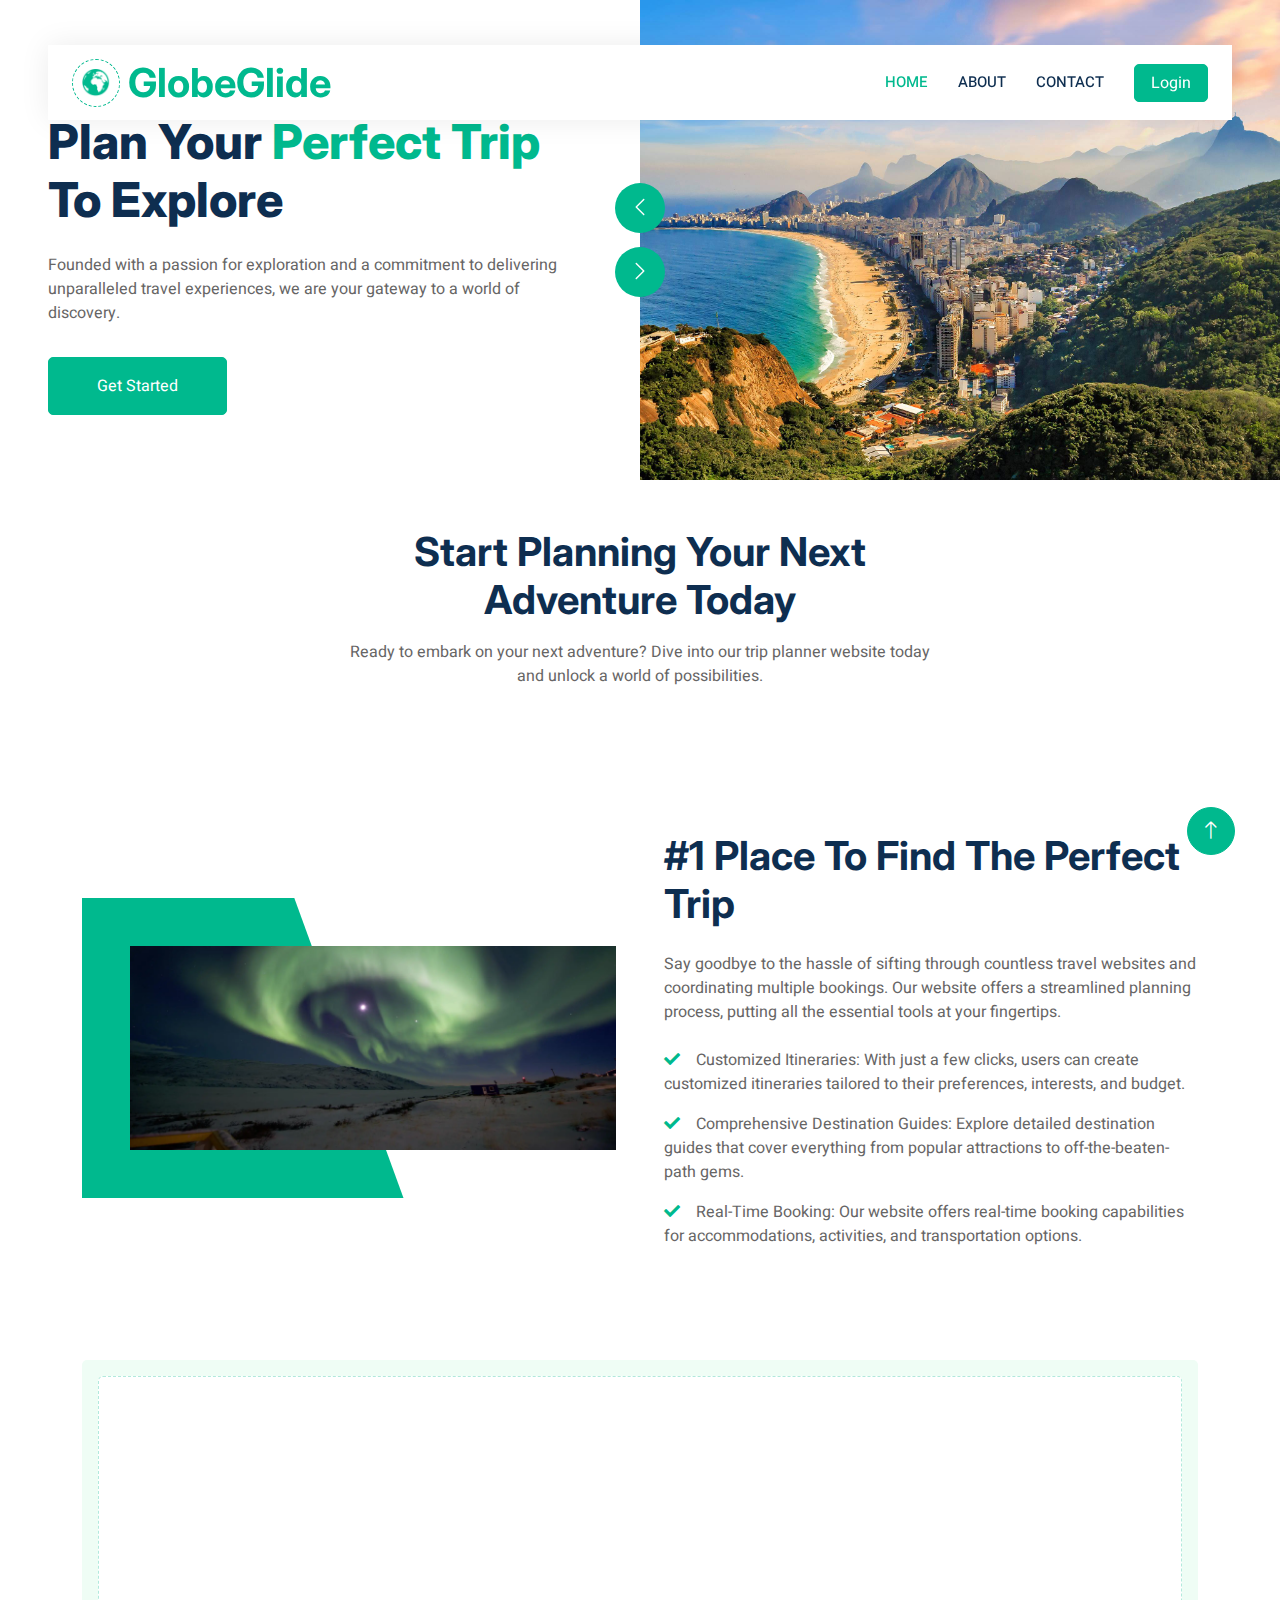
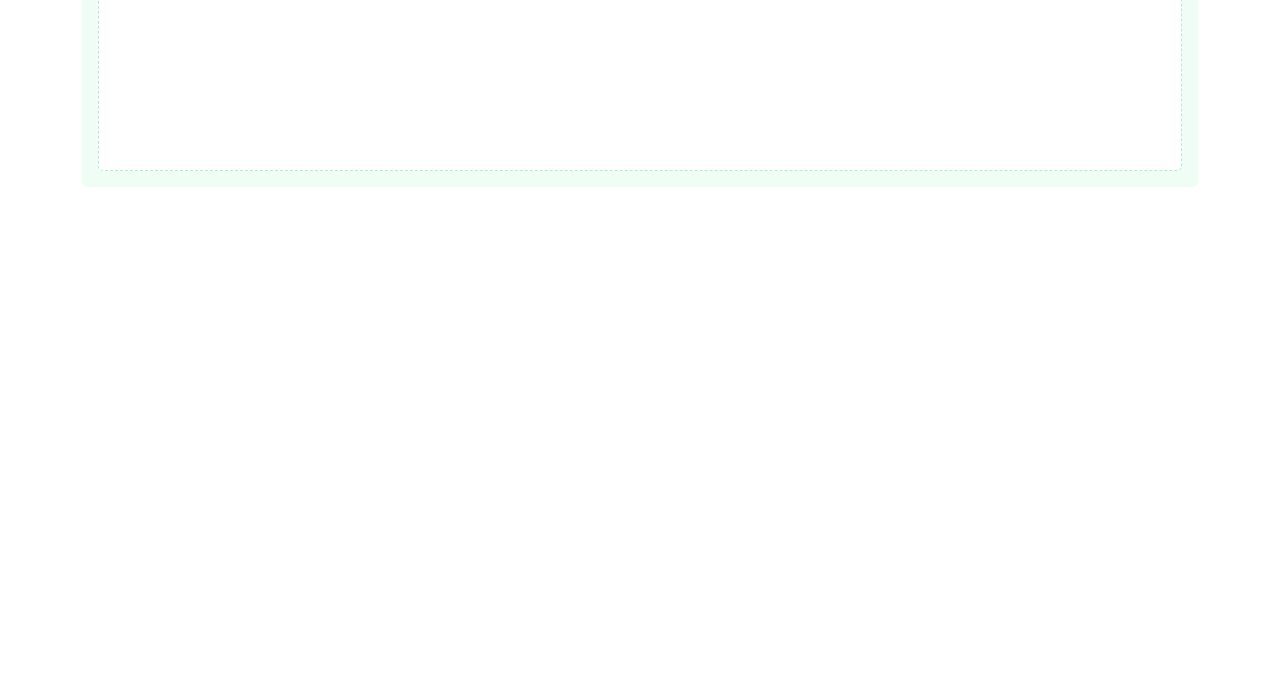
<file: index.html>
<!DOCTYPE html>
<html lang="en">

<head>
    <meta charset="utf-8">
    <title>GLobeGlide</title>
    <meta content="width=device-width, initial-scale=1.0" name="viewport">
    <meta content="" name="keywords">
    <meta content="" name="description">

    <!-- Favicon -->
    <link href="img/favicon.ico" rel="icon">

    <!-- Google Web Fonts -->
    <link rel="preconnect" href="https://fonts.googleapis.com">
    <link rel="preconnect" href="https://fonts.gstatic.com" crossorigin>
    <link href="https://fonts.googleapis.com/css2?family=Heebo:wght@400;500;600&family=Inter:wght@700;800&display=swap"
        rel="stylesheet">

    <!-- Icon Font Stylesheet -->
    <link href="https://cdnjs.cloudflare.com/ajax/libs/font-awesome/5.10.0/css/all.min.css" rel="stylesheet">
    <link href="https://cdn.jsdelivr.net/npm/bootstrap-icons@1.4.1/font/bootstrap-icons.css" rel="stylesheet">

    <!-- Libraries Stylesheet -->
    <link href="lib/animate/animate.min.css" rel="stylesheet">
    <link href="lib/owlcarousel/assets/owl.carousel.min.css" rel="stylesheet">

    <!-- Customized Bootstrap Stylesheet -->
    <link href="css/bootstrap.min.css" rel="stylesheet">

    <!-- Template Stylesheet -->
    <link rel="stylesheet" href="css/style.css">
</head>

<body>
    <div class="container-xxl bg-white p-0">
        <!-- Spinner Start -->
        <div id="spinner"
            class="show bg-white position-fixed translate-middle w-100 vh-100 top-50 start-50 d-flex align-items-center justify-content-center">
            <div class="spinner-border text-primary" style="width: 3rem; height: 3rem;" role="status">
                <span class="sr-only">Loading...</span>
            </div>
        </div>
        <!-- Spinner End -->


        <!-- Navbar Start -->
        <div class="container-fluid nav-bar bg-transparent">
            <nav class="navbar navbar-expand-lg bg-white navbar-light py-0 px-4">
                <a href="index.html" class="navbar-brand d-flex align-items-center text-center">
                    <div class="icon p-2 me-2">
                        <img class="img-fluid" src="img/icon-deal.png" alt="Icon" style="width: 30px; height: 30px;">
                    </div>
                    <h1 class="m-0 text-primary">GlobeGlide</h1>
                </a>
                <button type="button" class="navbar-toggler" data-bs-toggle="collapse" data-bs-target="#navbarCollapse">
                    <span class="navbar-toggler-icon"></span>
                </button>
                <div class="collapse navbar-collapse" id="navbarCollapse">
                    <div class="navbar-nav ms-auto">
                        <a href="#" class="nav-item nav-link active">Home</a>
                        <a href="#about" class="nav-item nav-link">About</a>

                        <a href="#contact" class="nav-item nav-link">Contact</a>
                    </div>
                    <a href="login.html" class="btn btn-primary px-3 d-none d-lg-flex">Login</a>
                </div>
            </nav>
        </div>
        <!-- Navbar End -->


        <!-- Header Start -->
        <div class="container-fluid header bg-white p-0">
            <div class="row g-0 align-items-center flex-column-reverse flex-md-row">
                <div class="col-md-6 p-5 mt-lg-5">
                    <h1 class="display-5 animated fadeIn mb-4">Plan Your <span class="text-primary">Perfect Trip</span>
                        To Explore</h1>
                    <p class="animated fadeIn mb-4 pb-2">Founded with a passion for exploration and a commitment to
                        delivering unparalleled travel experiences,
                        we are your gateway to a world of discovery.</p>
                    <a href="login.html" class="btn btn-primary py-3 px-5 me-3 animated fadeIn">Get Started</a>
                </div>
                <div class="col-md-6 animated fadeIn">
                    <div class="owl-carousel header-carousel">
                        <div class="owl-carousel-item">
                            <img class="img-fluid" src="img/carousel-1.jpg" alt="">
                        </div>
                        <div class="owl-carousel-item">
                            <img class="img-fluid" src="img/carousel-2.jpg" alt="">
                        </div>
                    </div>
                </div>
            </div>
        </div>
        <!-- Header End -->


        <!-- Search Start -->
        
        <!-- Search End -->


        <!-- Category Start -->
        <div class="container-xxl py-5">
            <div class="container">
                <div class="text-center mx-auto mb-5 wow fadeInUp" data-wow-delay="0.1s" style="max-width: 600px;">
                    <h1 class="mb-3">Start Planning Your Next Adventure Today</h1>
                    <p>Ready to embark on your next adventure? Dive into our trip planner website today and unlock a
                        world of possibilities.</p>
                </div>
                <div id="about">

                </div>
            </div>
        </div>
        <!-- Category End -->


        <!-- About Start -->
        <div class="container-xxl py-5" >
            <div class="container">
                <div class="row g-5 align-items-center">
                    <div class="col-lg-6 wow fadeIn" data-wow-delay="0.1s">
                        <div class="about-img position-relative overflow-hidden p-5 pe-0">
                            <img class="img-fluid w-100" src="img/greenland.jpg ">
                        </div>
                    </div>
                    <div class="col-lg-6 wow fadeIn" data-wow-delay="0.5s">
                        <h1 class="mb-4">#1 Place To Find The Perfect Trip</h1>
                        <p class="mb-4">Say goodbye to the hassle of sifting through countless travel websites and
                            coordinating multiple bookings.
                            Our website offers a streamlined planning process, putting all the essential tools at your
                            fingertips. </p>
                        <p><i class="fa fa-check text-primary me-3"></i>Customized Itineraries: With just a few clicks,
                            users can create customized itineraries tailored to their preferences, interests, and
                            budget. </p>
                        <p><i class="fa fa-check text-primary me-3"></i>Comprehensive Destination Guides: Explore
                            detailed destination guides that cover everything from popular attractions to
                            off-the-beaten-path gems. </p>
                        <p><i class="fa fa-check text-primary me-3"></i>Real-Time Booking: Our website offers real-time
                            booking capabilities for accommodations, activities, and transportation options.</p>
                       
                    </div>
                </div>
            </div>
        </div>
        <!-- About End -->


        <!-- Property List Start -->
        
    <!-- Property List End -->


    <!-- Call to Action Start -->
    <div class="container-xxl py-5" id="contact">
        <div class="container">
            <div class="bg-light rounded p-3">
                <div class="bg-white rounded p-4" style="border: 1px dashed rgba(0, 185, 142, .3)">
                    <div class="row g-5 align-items-center">
                        <div class="col-lg-6 wow fadeIn" data-wow-delay="0.1s">
                            <img class="img-fluid rounded w-100" src="img/call-to-action.jpg" alt="">
                        </div>
                        <div class="col-lg-6 wow fadeIn" data-wow-delay="0.5s">
                            <div class="mb-4">
                                <h1 class="mb-3">Contact Us</h1>
                                <p>We value your feedback and are committed to providing exceptional service. If you
                                    have any questions, concerns, or suggestions, please don't hesitate to reach out to
                                    us.</p>
                            </div>
                            <p>globeglide@gmail.com</p>
                        </div>
                    </div>
                </div>
            </div>
        </div>
    </div>
    <!-- Call to Action End -->




    <!- <!-- Footer Start -->
        <div class="container-fluid bg-dark text-white-50 footer pt-5 mt-5 wow fadeIn" data-wow-delay="0.1s">
            <div class="container py-5">
                <div class="row g-5">
                    <div class="col-lg-3 col-md-6">
                        <h5 class="text-white mb-4">Get In Touch</h5>
                        <p class="mb-2"><i class="fa fa-map-marker-alt me-3"></i>Infopark, Kakkanad, Kerala</p>
                        <p class="mb-2"><i class="fa fa-phone-alt me-3"></i>+91 88488 14201</p>
                        <p class="mb-2"><i class="fa fa-envelope me-3"></i>GlobeGlide@rajagiri.edu.in</p>
                        <div class="d-flex pt-2">
                            <a class="btn btn-outline-light btn-social" href=""><i class="fab fa-twitter"></i></a>
                            <a class="btn btn-outline-light btn-social" href=""><i class="fab fa-facebook-f"></i></a>
                            <a class="btn btn-outline-light btn-social" href=""><i class="fab fa-youtube"></i></a>
                            <a class="btn btn-outline-light btn-social" href=""><i class="fab fa-linkedin-in"></i></a>
                        </div>
                    </div>
                    
                    
                    
                </div>
            </div>
            <div class="container">
                <div class="copyright">
                    <div class="row">
                        <div class="col-md-6 text-center text-md-start mb-3 mb-md-0">
                            &copy; <a class="border-bottom" href="#">GlobeGlide</a>, All Right Reserved.


                        </div>
                        <div class="col-md-6 text-center text-md-end">
                            <div class="footer-menu">
                                <a href="">Home</a>
                                <a href="">Cookies</a>
                                <a href="">Help</a>
                                <a href="">FQAs</a>
                            </div>
                        </div>
                    </div>
                </div>
            </div>
        </div>
        <!-- Footer End -->


        <!-- Back to Top -->
        <a href="#" class="btn btn-lg btn-primary btn-lg-square back-to-top"><i class="bi bi-arrow-up"></i></a>
        </div>

        <!-- JavaScript Libraries -->
        <script src="https://code.jquery.com/jquery-3.4.1.min.js"></script>
        <script src="https://cdn.jsdelivr.net/npm/bootstrap@5.0.0/dist/js/bootstrap.bundle.min.js"></script>
        <script src="lib/wow/wow.min.js"></script>
        <script src="lib/easing/easing.min.js"></script>
        <script src="lib/waypoints/waypoints.min.js"></script>
        <script src="lib/owlcarousel/owl.carousel.min.js"></script>

        <!-- Template Javascript -->
        <script src="js/main.js"></script>
</body>

</html>
</file>
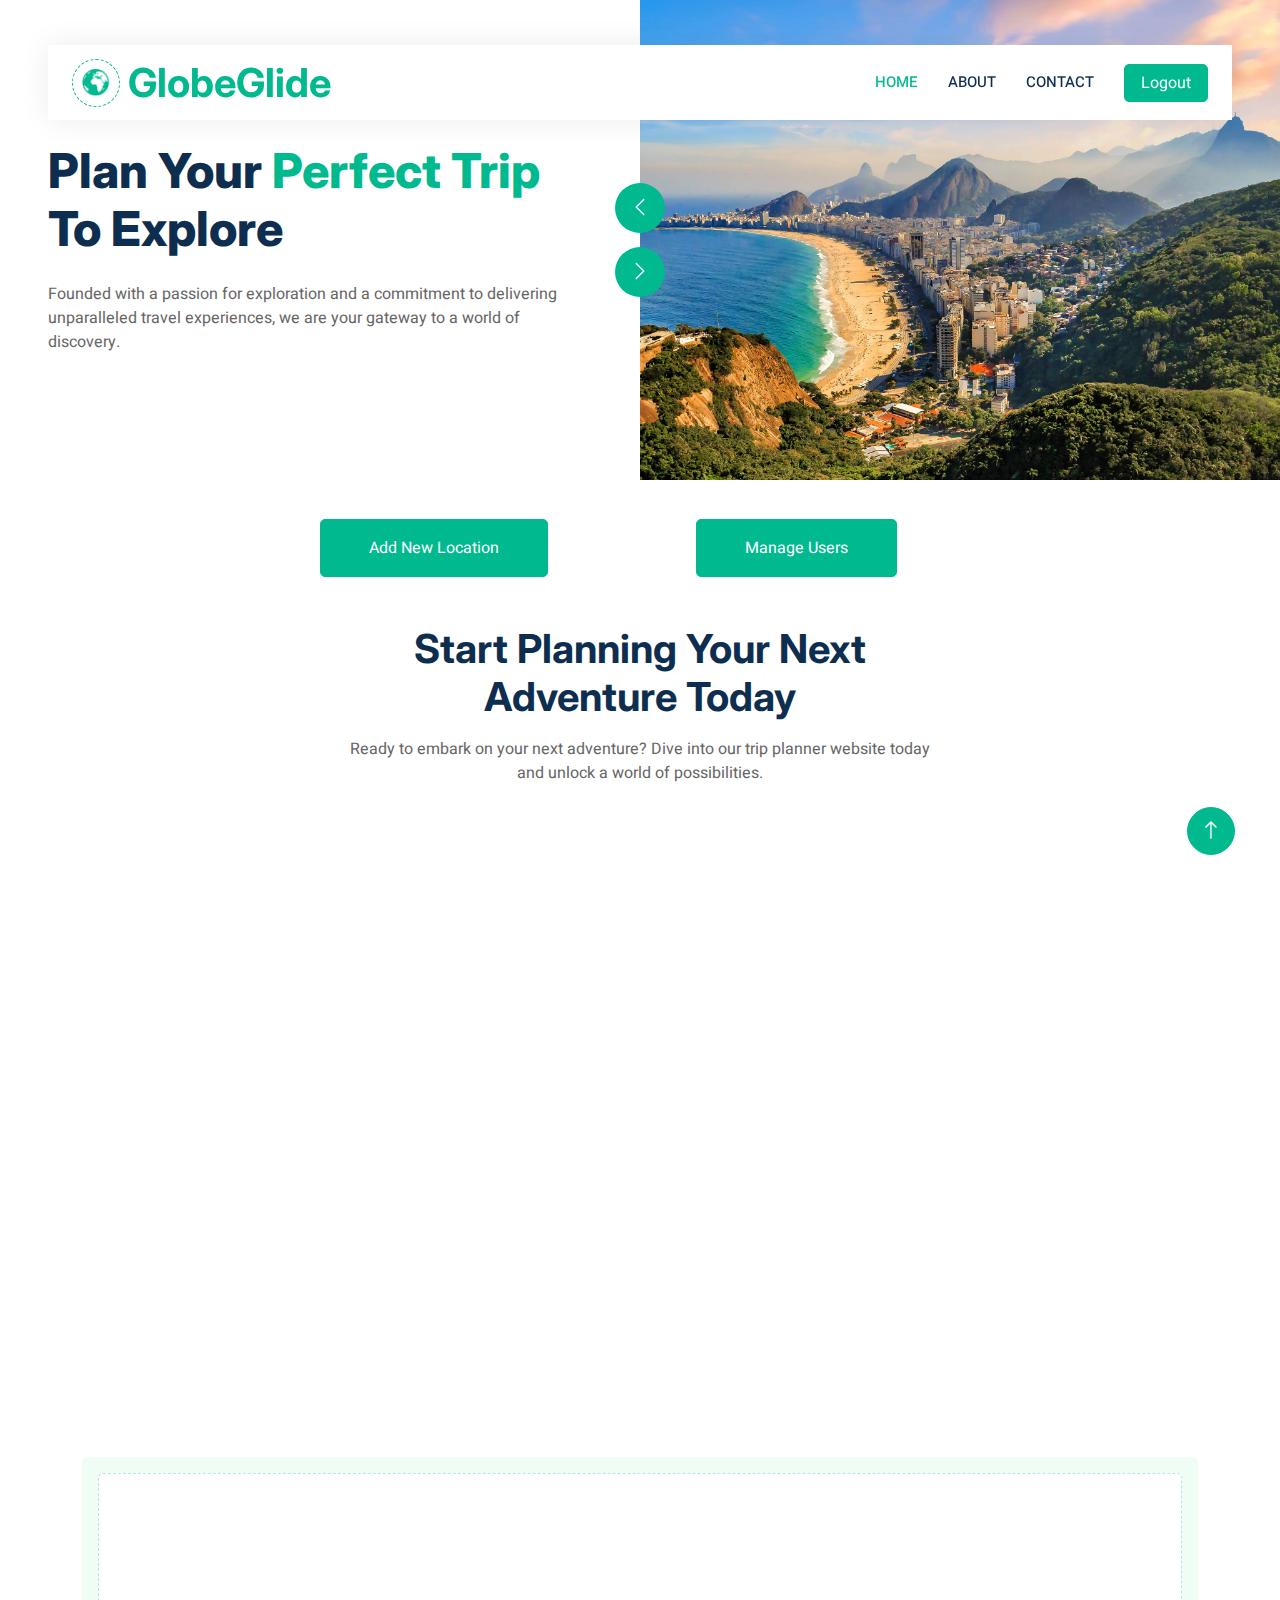
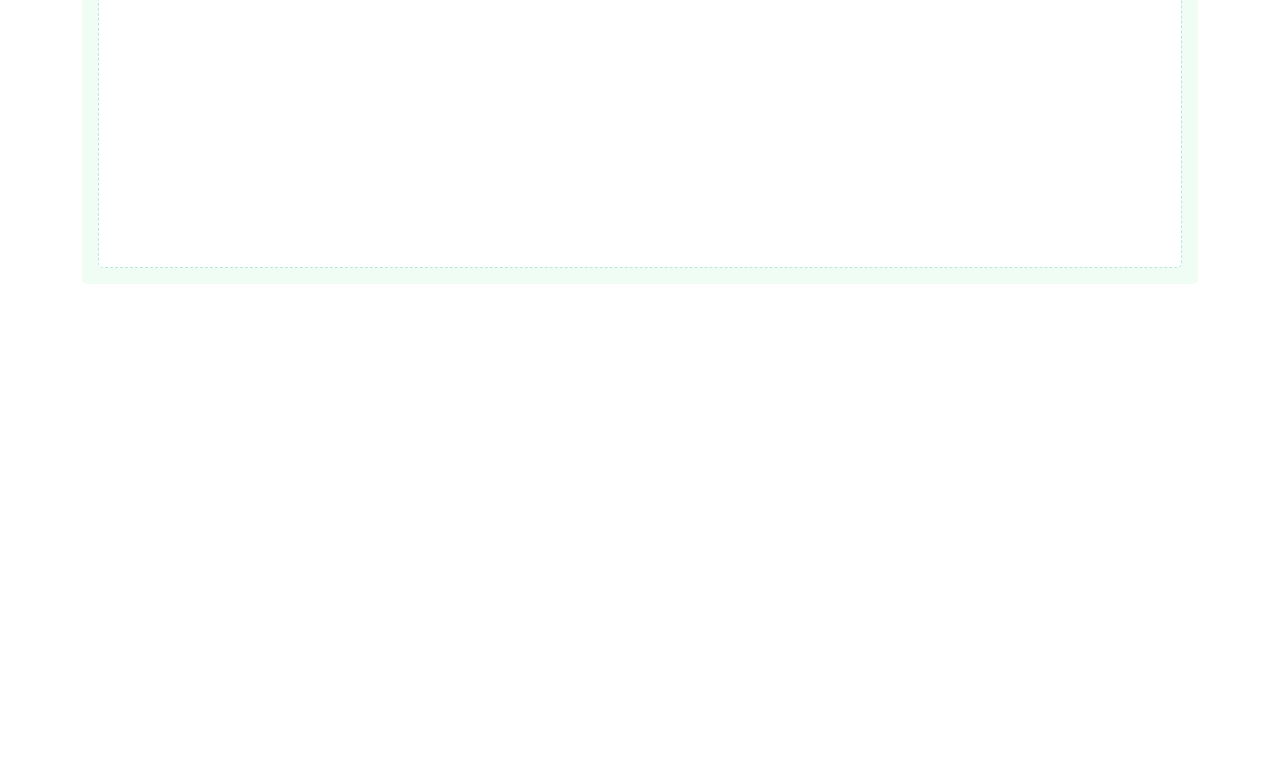
<file: admin.html>
<!DOCTYPE html>
<html lang="en">

<head>
    <meta charset="utf-8">
    <title>GLobeGlide</title>
    <meta content="width=device-width, initial-scale=1.0" name="viewport">
    <meta content="" name="keywords">
    <meta content="" name="description">

    <!-- Favicon -->
    <link href="img/favicon.ico" rel="icon">

    <!-- Google Web Fonts -->
    <link rel="preconnect" href="https://fonts.googleapis.com">
    <link rel="preconnect" href="https://fonts.gstatic.com" crossorigin>
    <link href="https://fonts.googleapis.com/css2?family=Heebo:wght@400;500;600&family=Inter:wght@700;800&display=swap"
        rel="stylesheet">

    <!-- Icon Font Stylesheet -->
    <link href="https://cdnjs.cloudflare.com/ajax/libs/font-awesome/5.10.0/css/all.min.css" rel="stylesheet">
    <link href="https://cdn.jsdelivr.net/npm/bootstrap-icons@1.4.1/font/bootstrap-icons.css" rel="stylesheet">

    <!-- Libraries Stylesheet -->
    <link href="lib/animate/animate.min.css" rel="stylesheet">
    <link href="lib/owlcarousel/assets/owl.carousel.min.css" rel="stylesheet">

    <!-- Customized Bootstrap Stylesheet -->
    <link href="css/bootstrap.min.css" rel="stylesheet">

    <!-- Template Stylesheet -->
    <link rel="stylesheet" href="css/style.css">
</head>

<body>
    <div class="container-xxl bg-white p-0">
        <!-- Spinner Start -->
        <div id="spinner"
            class="show bg-white position-fixed translate-middle w-100 vh-100 top-50 start-50 d-flex align-items-center justify-content-center">
            <div class="spinner-border text-primary" style="width: 3rem; height: 3rem;" role="status">
                <span class="sr-only">Loading...</span>
            </div>
        </div>
        <!-- Spinner End -->


        <!-- Navbar Start -->
        <div class="container-fluid nav-bar bg-transparent">
            <nav class="navbar navbar-expand-lg bg-white navbar-light py-0 px-4">
                <a href="#" class="navbar-brand d-flex align-items-center text-center">
                    <div class="icon p-2 me-2">
                        <img class="img-fluid" src="img/icon-deal.png" alt="Icon" style="width: 30px; height: 30px;">
                    </div>
                    <h1 class="m-0 text-primary">GlobeGlide</h1>
                </a>
                <button type="button" class="navbar-toggler" data-bs-toggle="collapse" data-bs-target="#navbarCollapse">
                    <span class="navbar-toggler-icon"></span>
                </button>
                <div class="collapse navbar-collapse" id="navbarCollapse">
                    <div class="navbar-nav ms-auto">
                        <a href="#" class="nav-item nav-link active">Home</a>
                        <a href="#about" class="nav-item nav-link">About</a>

                        <a href="#contact" class="nav-item nav-link">Contact</a>
                    </div>
                    <a href="index.html" class="btn btn-primary px-3 d-none d-lg-flex">Logout</a>
                </div>
            </nav>
        </div>
        <!-- Navbar End -->


        <!-- Header Start -->
        <div class="container-fluid header bg-white p-0">
            <div class="row g-0 align-items-center flex-column-reverse flex-md-row">
                <div class="col-md-6 p-5 mt-lg-5">
                    <h1 class="display-5 animated fadeIn mb-4">Plan Your <span class="text-primary">Perfect Trip</span>
                        To Explore</h1>
                    <p class="animated fadeIn mb-4 pb-2">Founded with a passion for exploration and a commitment to
                        delivering unparalleled travel experiences,
                        we are your gateway to a world of discovery.</p>
                    
                </div>
                <div class="col-md-6 animated fadeIn">
                    <div class="owl-carousel header-carousel">
                        <div class="owl-carousel-item">
                            <img class="img-fluid" src="img/carousel-1.jpg" alt="">
                        </div>
                        <div class="owl-carousel-item">
                            <img class="img-fluid" src="img/carousel-2.jpg" alt="">
                        </div>
                    </div>
                </div>
            </div>
        </div>
        <!-- Header End -->


        <!-- Search Start --><div>
       <a href="newloc.html"> <button class="btn btn-primary py-3 px-5 me-3 animated fadeIn" style="margin-left: 25%; margin-top: 3%;" >Add New Location</button></a>
       <a href="/usr"> <button class="btn btn-primary py-3 px-5 me-3 animated fadeIn" style="margin-left: 10%; margin-top: 3%;" >Manage Users</button></a>
        <!-- Search End -->
                            </div>

        <!-- Category Start -->
        <div class="container-xxl py-5">
            <div class="container">
                <div class="text-center mx-auto mb-5 wow fadeInUp" data-wow-delay="0.1s" style="max-width: 600px;">
                    <h1 class="mb-3">Start Planning Your Next Adventure Today</h1>
                    <p>Ready to embark on your next adventure? Dive into our trip planner website today and unlock a
                        world of possibilities.</p>
                </div>
                
            </div>
        </div>
        <!-- Category End -->


        <!-- About Start -->
        <div class="container-xxl py-5" id="about">
            <div class="container">
                <div class="row g-5 align-items-center">
                    <div class="col-lg-6 wow fadeIn" data-wow-delay="0.1s">
                        <div class="about-img position-relative overflow-hidden p-5 pe-0">
                            <img class="img-fluid w-100" src="img/greenland.jpg ">
                        </div>
                    </div>
                    <div class="col-lg-6 wow fadeIn" data-wow-delay="0.5s">
                        <h1 class="mb-4">#1 Place To Find The Perfect Trip</h1>
                        <p class="mb-4">Say goodbye to the hassle of sifting through countless travel websites and
                            coordinating multiple bookings.
                            Our website offers a streamlined planning process, putting all the essential tools at your
                            fingertips. </p>
                        <p><i class="fa fa-check text-primary me-3"></i>Customized Itineraries: With just a few clicks,
                            users can create customized itineraries tailored to their preferences, interests, and
                            budget. </p>
                        <p><i class="fa fa-check text-primary me-3"></i>Comprehensive Destination Guides: Explore
                            detailed destination guides that cover everything from popular attractions to
                            off-the-beaten-path gems. </p>
                        <p><i class="fa fa-check text-primary me-3"></i>Real-Time Booking: Our website offers real-time
                            booking capabilities for accommodations, activities, and transportation options.</p>
                       
                    </div>
                </div>
            </div>
        </div>
        <!-- About End -->


        <!-- Property List Start -->
        
    <!-- Property List End -->


    <!-- Call to Action Start -->
    <div class="container-xxl py-5" id="contact">
        <div class="container">
            <div class="bg-light rounded p-3">
                <div class="bg-white rounded p-4" style="border: 1px dashed rgba(0, 185, 142, .3)">
                    <div class="row g-5 align-items-center">
                        <div class="col-lg-6 wow fadeIn" data-wow-delay="0.1s">
                            <img class="img-fluid rounded w-100" src="img/call-to-action.jpg" alt="">
                        </div>
                        <div class="col-lg-6 wow fadeIn" data-wow-delay="0.5s">
                            <div class="mb-4">
                                <h1 class="mb-3">Contact Us</h1>
                                <p>We value your feedback and are committed to providing exceptional service. If you
                                    have any questions, concerns, or suggestions, please don't hesitate to reach out to
                                    us.</p>
                            </div>
                            <p>globeglide@gmail.com</p>
                        </div>
                    </div>
                </div>
            </div>
        </div>
    </div>
    <!-- Call to Action End -->




    <!- <!-- Footer Start -->
        <div class="container-fluid bg-dark text-white-50 footer pt-5 mt-5 wow fadeIn" data-wow-delay="0.1s">
            <div class="container py-5">
                <div class="row g-5">
                    <div class="col-lg-3 col-md-6">
                        <h5 class="text-white mb-4">Get In Touch</h5>
                        <p class="mb-2"><i class="fa fa-map-marker-alt me-3"></i>Infopark, Kakkanad, Kerala</p>
                        <p class="mb-2"><i class="fa fa-phone-alt me-3"></i>+91 88488 14201</p>
                        <p class="mb-2"><i class="fa fa-envelope me-3"></i>GlobeGlide@rajagiri.edu.in</p>
                        <div class="d-flex pt-2">
                            <a class="btn btn-outline-light btn-social" href=""><i class="fab fa-twitter"></i></a>
                            <a class="btn btn-outline-light btn-social" href=""><i class="fab fa-facebook-f"></i></a>
                            <a class="btn btn-outline-light btn-social" href=""><i class="fab fa-youtube"></i></a>
                            <a class="btn btn-outline-light btn-social" href=""><i class="fab fa-linkedin-in"></i></a>
                        </div>
                    </div>
                    
                    
                    
                </div>
            </div>
            <div class="container">
                <div class="copyright">
                    <div class="row">
                        <div class="col-md-6 text-center text-md-start mb-3 mb-md-0">
                            &copy; <a class="border-bottom" href="#">GlobeGlide</a>, All Right Reserved.


                        </div>
                        <div class="col-md-6 text-center text-md-end">
                            <div class="footer-menu">
                                <a href="">Home</a>
                                <a href="">Cookies</a>
                                <a href="">Help</a>
                                <a href="">FQAs</a>
                            </div>
                        </div>
                    </div>
                </div>
            </div>
        </div>
        <!-- Footer End -->


        <!-- Back to Top -->
        <a href="#" class="btn btn-lg btn-primary btn-lg-square back-to-top"><i class="bi bi-arrow-up"></i></a>
        </div>

        <!-- JavaScript Libraries -->
        <script src="https://code.jquery.com/jquery-3.4.1.min.js"></script>
        <script src="https://cdn.jsdelivr.net/npm/bootstrap@5.0.0/dist/js/bootstrap.bundle.min.js"></script>
        <script src="lib/wow/wow.min.js"></script>
        <script src="lib/easing/easing.min.js"></script>
        <script src="lib/waypoints/waypoints.min.js"></script>
        <script src="lib/owlcarousel/owl.carousel.min.js"></script>

        <!-- Template Javascript -->
        <script src="js/main.js"></script>
</body>

</html>
</file>
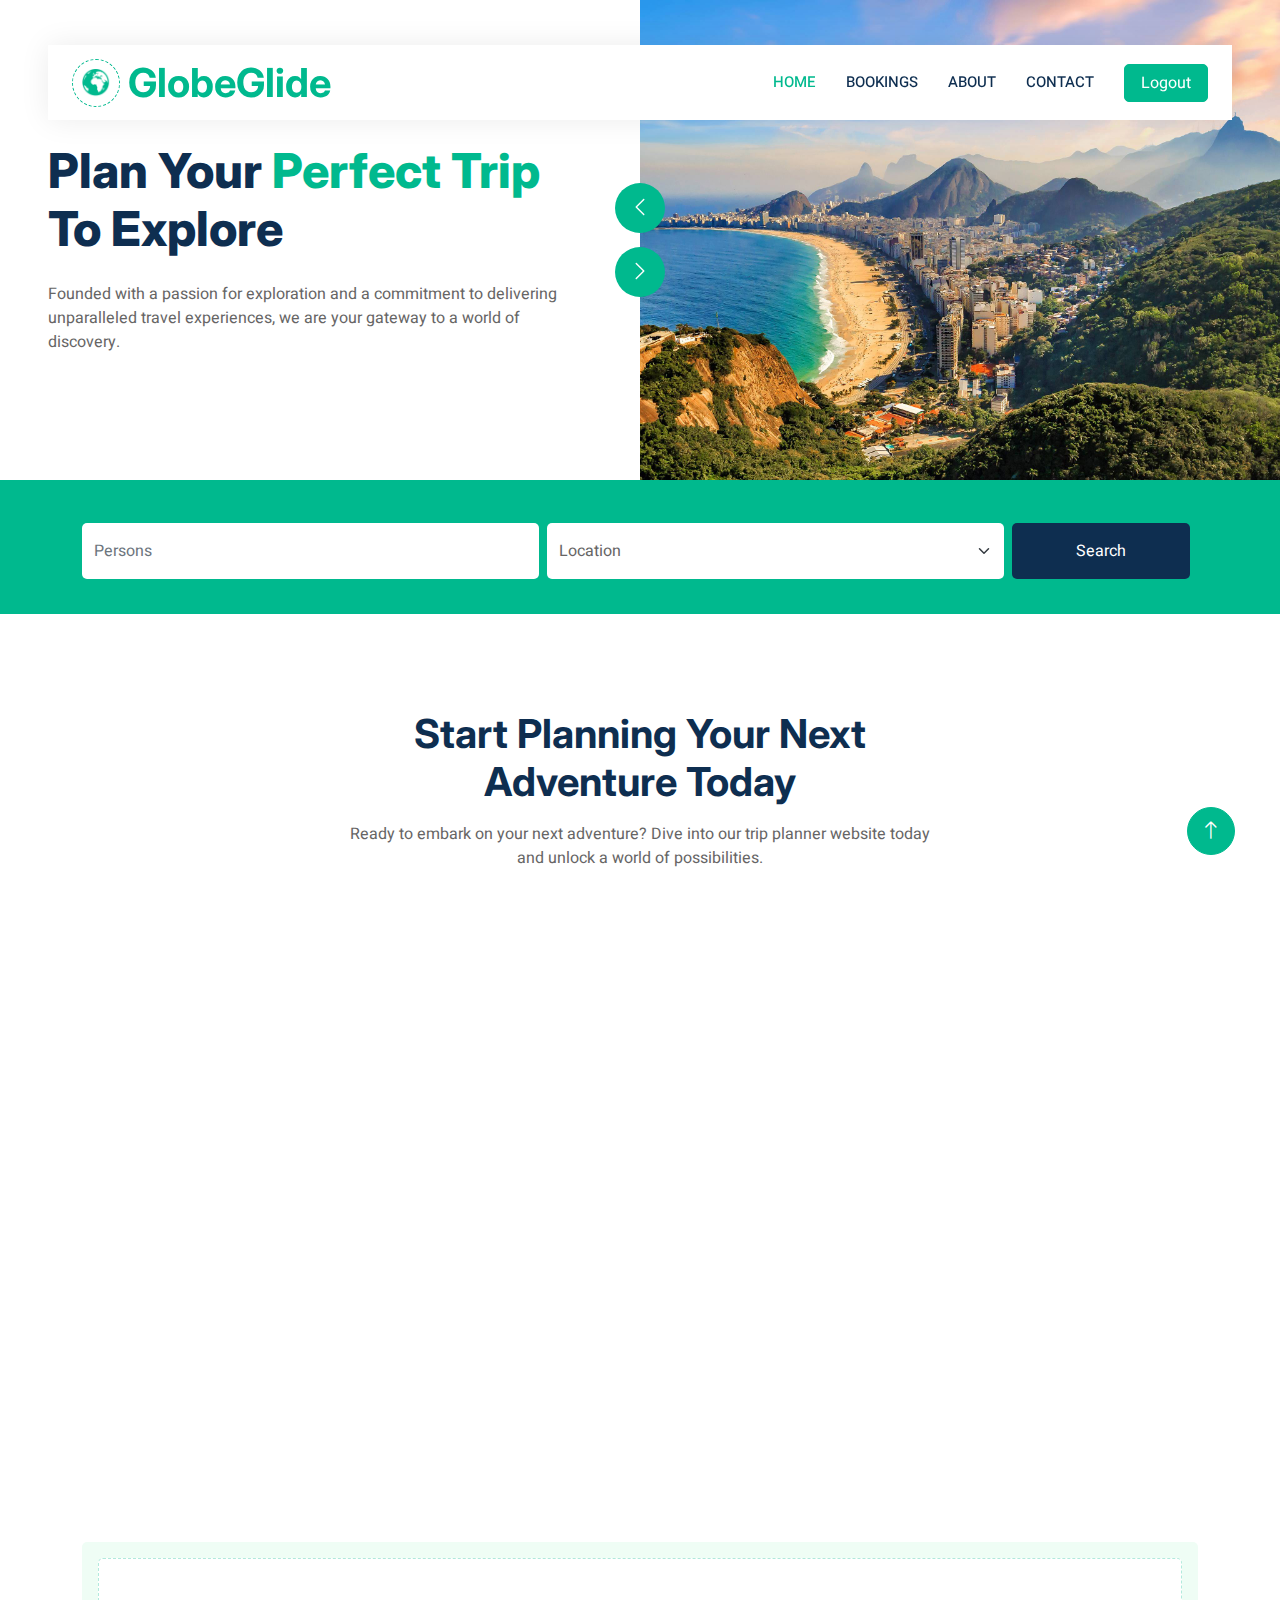
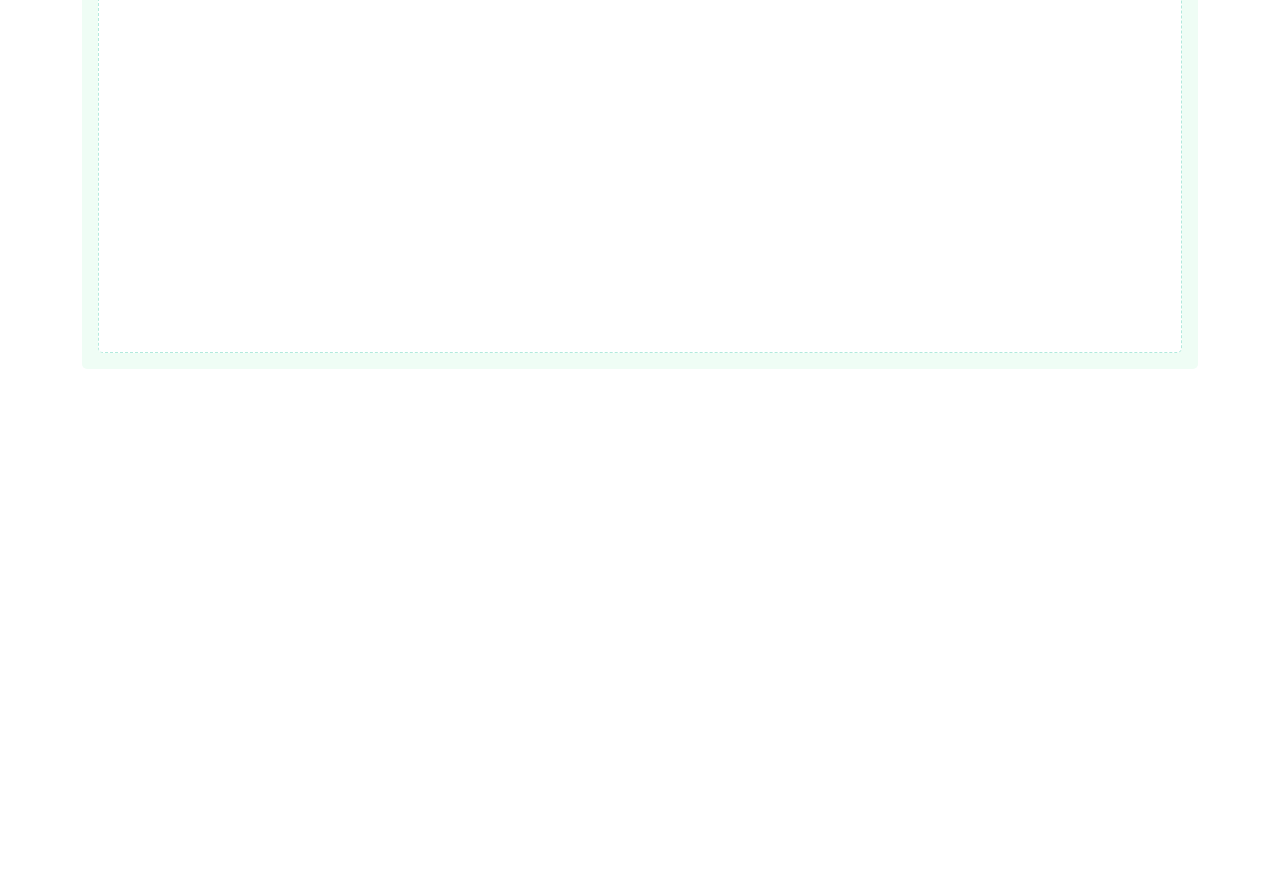
<file: index1.html>
<!DOCTYPE html>
<html lang="en">

<head>
    <meta charset="utf-8">
    <title>GLobeGlide</title>
    <meta content="width=device-width, initial-scale=1.0" name="viewport">
    <meta content="" name="keywords">
    <meta content="" name="description">

    <!-- Favicon -->
    <link href="img/favicon.ico" rel="icon">

    <!-- Google Web Fonts -->
    <link rel="preconnect" href="https://fonts.googleapis.com">
    <link rel="preconnect" href="https://fonts.gstatic.com" crossorigin>
    <link href="https://fonts.googleapis.com/css2?family=Heebo:wght@400;500;600&family=Inter:wght@700;800&display=swap"
        rel="stylesheet">

    <!-- Icon Font Stylesheet -->
    <link href="https://cdnjs.cloudflare.com/ajax/libs/font-awesome/5.10.0/css/all.min.css" rel="stylesheet">
    <link href="https://cdn.jsdelivr.net/npm/bootstrap-icons@1.4.1/font/bootstrap-icons.css" rel="stylesheet">

    <!-- Libraries Stylesheet -->
    <link href="lib/animate/animate.min.css" rel="stylesheet">
    <link href="lib/owlcarousel/assets/owl.carousel.min.css" rel="stylesheet">

    <!-- Customized Bootstrap Stylesheet -->
    <link href="css/bootstrap.min.css" rel="stylesheet">

    <!-- Template Stylesheet -->
    <link rel="stylesheet" href="css/style.css">
</head>

<body>
    <div class="container-xxl bg-white p-0">
        <!-- Spinner Start -->
        <div id="spinner"
            class="show bg-white position-fixed translate-middle w-100 vh-100 top-50 start-50 d-flex align-items-center justify-content-center">
            <div class="spinner-border text-primary" style="width: 3rem; height: 3rem;" role="status">
                <span class="sr-only">Loading...</span>
            </div>
        </div>
        <!-- Spinner End -->


        <!-- Navbar Start -->
        <div class="container-fluid nav-bar bg-transparent">
            <nav class="navbar navbar-expand-lg bg-white navbar-light py-0 px-4">
                <a href="#" class="navbar-brand d-flex align-items-center text-center">
                    <div class="icon p-2 me-2">
                        <img class="img-fluid" src="img/icon-deal.png" alt="Icon" style="width: 30px; height: 30px;">
                    </div>
                    <h1 class="m-0 text-primary">GlobeGlide</h1>
                </a>
                <button type="button" class="navbar-toggler" data-bs-toggle="collapse" data-bs-target="#navbarCollapse">
                    <span class="navbar-toggler-icon"></span>
                </button>
                <div class="collapse navbar-collapse" id="navbarCollapse">
                    <div class="navbar-nav ms-auto">
                        <a href="#" class="nav-item nav-link active">Home</a>
                        <a href="/booking" class="nav-item nav-link">Bookings</a>
                        <a href="#about" class="nav-item nav-link">About</a>

                        <a href="#contact" class="nav-item nav-link">Contact</a>
                    </div>
                    <a href="index.html" class="btn btn-primary px-3 d-none d-lg-flex">Logout</a>
                </div>
            </nav>
        </div>
        <!-- Navbar End -->


        <!-- Header Start -->
        <div class="container-fluid header bg-white p-0">
            <div class="row g-0 align-items-center flex-column-reverse flex-md-row">
                <div class="col-md-6 p-5 mt-lg-5">
                    <h1 class="display-5 animated fadeIn mb-4">Plan Your <span class="text-primary">Perfect Trip</span>
                        To Explore</h1>
                    <p class="animated fadeIn mb-4 pb-2">Founded with a passion for exploration and a commitment to
                        delivering unparalleled travel experiences,
                        we are your gateway to a world of discovery.</p>
                    
                </div>
                <div class="col-md-6 animated fadeIn">
                    <div class="owl-carousel header-carousel">
                        <div class="owl-carousel-item">
                            <img class="img-fluid" src="img/carousel-1.jpg" alt="">
                        </div>
                        <div class="owl-carousel-item">
                            <img class="img-fluid" src="img/carousel-2.jpg" alt="">
                        </div>
                    </div>
                </div>
            </div>
        </div>
        <!-- Header End -->


        <!-- Search Start -->
        <div class="container-fluid bg-primary mb-5 wow fadeIn" data-wow-delay="0.1s" style="padding: 35px;">
            <div class="container">
                <form action="/search" method="POST" class="row g-2">
                    <div class="row g-2">
                        <div class="col-md-10">
                            <div class="row g-2">
                                <!-- <div class="col-md-4">
                                    <input type="text" name="place" class="form-control border-0 py-3"
                                        placeholder="Search Place...">
                                </div> -->
                                <div class="col-md-6">
                                    <input type="number" name="persons" class="form-control border-0 py-3"
                                        placeholder="Persons" max="9">
                                </div>
                                <div class="col-md-6">
                                    <select class="form-select border-0 py-3" name="location">
                                        <option selected>Location</option>
                                        <option value="Kerala">Kerala</option>
                                        <option value="Hyderabad">Hyderabad</option>
                                        <option value="Karnataka">Karnataka</option>
                                        <option value="Delhi">Delhi</option>
                                        <option value="Mumbai">Mumbai</option>
                                    </select>
                                </div>
                            </div>
                        </div>
                        <div class="col-md-2">
                            <button type="submit" class="btn btn-dark border-0 w-100 py-3">Search</button>
                        </div>
                    </div>
                </form>
            </div>
        </div>
        <!-- Search End -->


        <!-- Category Start -->
        <div class="container-xxl py-5">
            <div class="container">
                <div class="text-center mx-auto mb-5 wow fadeInUp" data-wow-delay="0.1s" style="max-width: 600px;">
                    <h1 class="mb-3">Start Planning Your Next Adventure Today</h1>
                    <p>Ready to embark on your next adventure? Dive into our trip planner website today and unlock a
                        world of possibilities.</p>
                </div>
                <div id="about">

                </div>
                
            </div>
        </div>
        <!-- Category End -->


        <!-- About Start -->
        <div class="container-xxl py-5" >
            <div class="container">
                <div class="row g-5 align-items-center">
                    <div class="col-lg-6 wow fadeIn" data-wow-delay="0.1s">
                        <div class="about-img position-relative overflow-hidden p-5 pe-0">
                            <img class="img-fluid w-100" src="img/greenland.jpg ">
                        </div>
                    </div>
                    <div class="col-lg-6 wow fadeIn" data-wow-delay="0.5s">
                        <h1 class="mb-4">#1 Place To Find The Perfect Trip</h1>
                        <p class="mb-4">Say goodbye to the hassle of sifting through countless travel websites and
                            coordinating multiple bookings.
                            Our website offers a streamlined planning process, putting all the essential tools at your
                            fingertips. </p>
                        <p><i class="fa fa-check text-primary me-3"></i>Customized Itineraries: With just a few clicks,
                            users can create customized itineraries tailored to their preferences, interests, and
                            budget. </p>
                        <p><i class="fa fa-check text-primary me-3"></i>Comprehensive Destination Guides: Explore
                            detailed destination guides that cover everything from popular attractions to
                            off-the-beaten-path gems. </p>
                        <p><i class="fa fa-check text-primary me-3"></i>Real-Time Booking: Our website offers real-time
                            booking capabilities for accommodations, activities, and transportation options.</p>
                       
                    </div>
                </div>
            </div>
        </div>
        <!-- About End -->


        <!-- Property List Start -->
        
    <!-- Property List End -->


    <!-- Call to Action Start -->
    <div class="container-xxl py-5" id="contact">
        <div class="container">
            <div class="bg-light rounded p-3">
                <div class="bg-white rounded p-4" style="border: 1px dashed rgba(0, 185, 142, .3)">
                    <div class="row g-5 align-items-center">
                        <div class="col-lg-6 wow fadeIn" data-wow-delay="0.1s">
                            <img class="img-fluid rounded w-100" src="img/call-to-action.jpg" alt="">
                        </div>
                        <div class="col-lg-6 wow fadeIn" data-wow-delay="0.5s">
                            <div class="mb-4">
                                <h1 class="mb-3">Contact Us</h1>
                                <p>We value your feedback and are committed to providing exceptional service. If you
                                    have any questions, concerns, or suggestions, please don't hesitate to reach out to
                                    us.</p>
                            </div>
                            <p>globeglide@gmail.com</p>
                        </div>
                    </div>
                </div>
            </div>
        </div>
    </div>
    <!-- Call to Action End -->




    <!- <!-- Footer Start -->
        <div class="container-fluid bg-dark text-white-50 footer pt-5 mt-5 wow fadeIn" data-wow-delay="0.1s">
            <div class="container py-5">
                <div class="row g-5">
                    <div class="col-lg-3 col-md-6">
                        <h5 class="text-white mb-4">Get In Touch</h5>
                        <p class="mb-2"><i class="fa fa-map-marker-alt me-3"></i>Infopark, Kakkanad, Kerala</p>
                        <p class="mb-2"><i class="fa fa-phone-alt me-3"></i>+91 88488 14201</p>
                        <p class="mb-2"><i class="fa fa-envelope me-3"></i>GlobeGlide@rajagiri.edu.in</p>
                        <div class="d-flex pt-2">
                            <a class="btn btn-outline-light btn-social" href=""><i class="fab fa-twitter"></i></a>
                            <a class="btn btn-outline-light btn-social" href=""><i class="fab fa-facebook-f"></i></a>
                            <a class="btn btn-outline-light btn-social" href=""><i class="fab fa-youtube"></i></a>
                            <a class="btn btn-outline-light btn-social" href=""><i class="fab fa-linkedin-in"></i></a>
                        </div>
                    </div>
                    
                    
                    
                </div>
            </div>
            <div class="container">
                <div class="copyright">
                    <div class="row">
                        <div class="col-md-6 text-center text-md-start mb-3 mb-md-0">
                            &copy; <a class="border-bottom" href="#">GlobeGlide</a>, All Right Reserved.


                        </div>
                        <div class="col-md-6 text-center text-md-end">
                            <div class="footer-menu">
                                <a href="">Home</a>
                                <a href="">Cookies</a>
                                <a href="">Help</a>
                                <a href="">FQAs</a>
                            </div>
                        </div>
                    </div>
                </div>
            </div>
        </div>
        <!-- Footer End -->


        <!-- Back to Top -->
        <a href="#" class="btn btn-lg btn-primary btn-lg-square back-to-top"><i class="bi bi-arrow-up"></i></a>
        </div>

        <!-- JavaScript Libraries -->
        <script src="https://code.jquery.com/jquery-3.4.1.min.js"></script>
        <script src="https://cdn.jsdelivr.net/npm/bootstrap@5.0.0/dist/js/bootstrap.bundle.min.js"></script>
        <script src="lib/wow/wow.min.js"></script>
        <script src="lib/easing/easing.min.js"></script>
        <script src="lib/waypoints/waypoints.min.js"></script>
        <script src="lib/owlcarousel/owl.carousel.min.js"></script>

        <!-- Template Javascript -->
        <script src="js/main.js"></script>
</body>

</html>
</file>
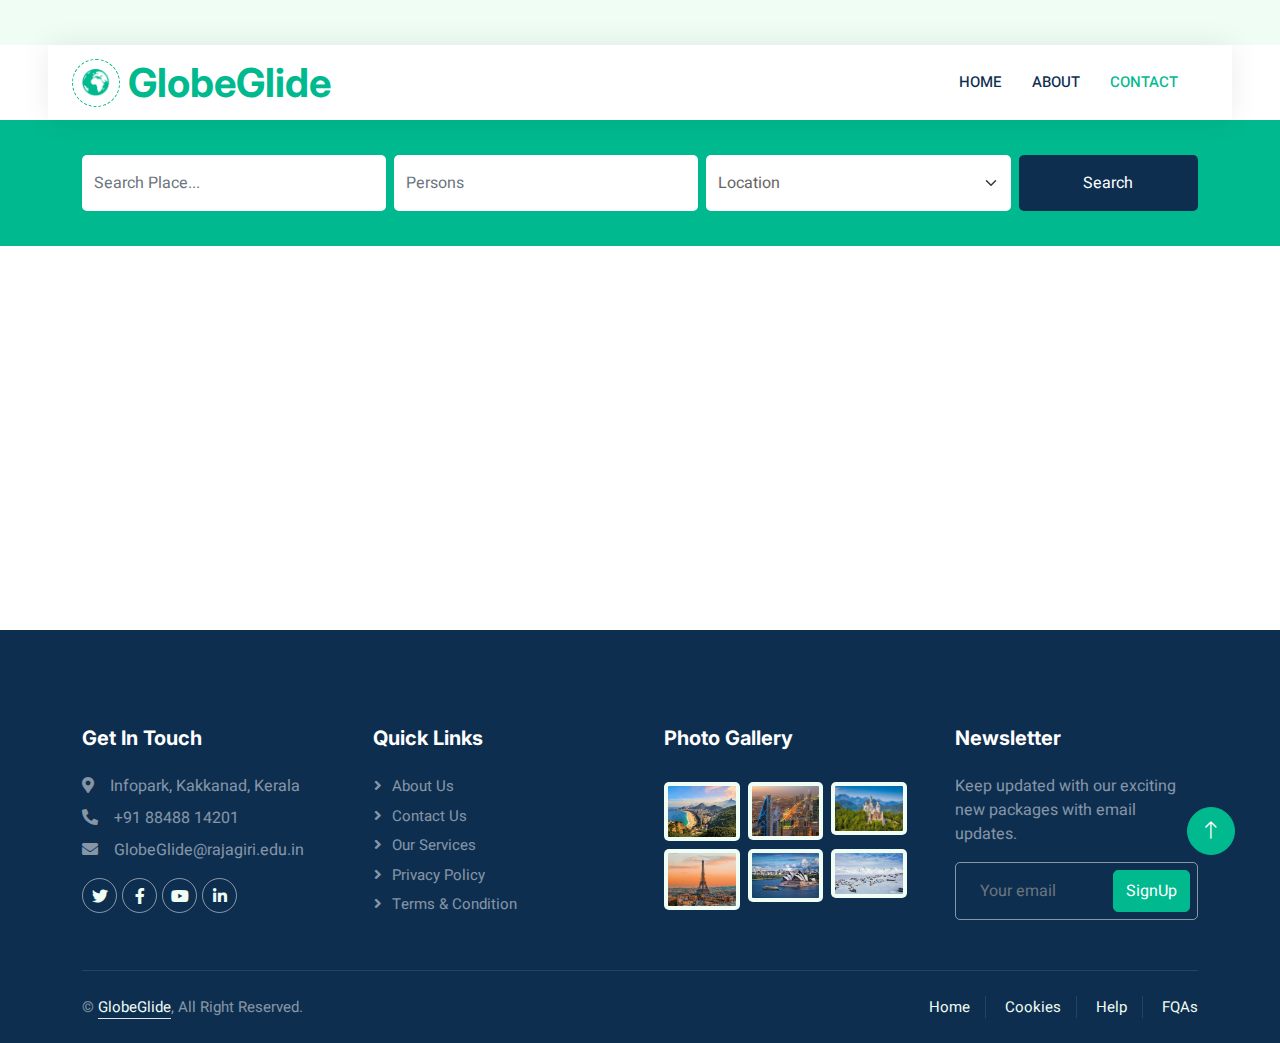
<file: log.html>
<!DOCTYPE html>
<html lang="en">

<head>
    <meta charset="utf-8">
    <title>GlobeGlide</title>
    <meta content="width=device-width, initial-scale=1.0" name="viewport">
    <meta content="" name="keywords">
    <meta content="" name="description">

    <!-- Favicon -->
    <link href="img/favicon.ico" rel="icon">

    <!-- Google Web Fonts -->
    <link rel="preconnect" href="https://fonts.googleapis.com">
    <link rel="preconnect" href="https://fonts.gstatic.com" crossorigin>
    <link href="https://fonts.googleapis.com/css2?family=Heebo:wght@400;500;600&family=Inter:wght@700;800&display=swap" rel="stylesheet">
    
    <!-- Icon Font Stylesheet -->
    <link href="https://cdnjs.cloudflare.com/ajax/libs/font-awesome/5.10.0/css/all.min.css" rel="stylesheet">
    <link href="https://cdn.jsdelivr.net/npm/bootstrap-icons@1.4.1/font/bootstrap-icons.css" rel="stylesheet">

    <!-- Libraries Stylesheet -->
    <link href="lib/animate/animate.min.css" rel="stylesheet">
    <link href="lib/owlcarousel/assets/owl.carousel.min.css" rel="stylesheet">

    <!-- Customized Bootstrap Stylesheet -->
    <link href="css/bootstrap.min.css" rel="stylesheet">

    <!-- Template Stylesheet -->
    <link href="css/style.css" rel="stylesheet">
</head>

<body>
    <div class="container-xxl bg-white p-0">
        <!-- Spinner Start -->
        <div id="spinner" class="show bg-white position-fixed translate-middle w-100 vh-100 top-50 start-50 d-flex align-items-center justify-content-center">
            <div class="spinner-border text-primary" style="width: 3rem; height: 3rem;" role="status">
                <span class="sr-only">Loading...</span>
            </div>
        </div>
        <!-- Spinner End -->


        <!-- Navbar Start -->
        <div class="container-fluid nav-bar bg-transparent">
            <nav class="navbar navbar-expand-lg bg-white navbar-light py-0 px-4">
                <a href="index.html" class="navbar-brand d-flex align-items-center text-center">
                    <div class="icon p-2 me-2">
                        <img class="img-fluid" src="img/icon-deal.png" alt="Icon" style="width: 30px; height: 30px;">
                    </div>
                    <h1 class="m-0 text-primary">GlobeGlide</h1>
                </a>
                <button type="button" class="navbar-toggler" data-bs-toggle="collapse" data-bs-target="#navbarCollapse">
                    <span class="navbar-toggler-icon"></span>
                </button>
                <div class="collapse navbar-collapse" id="navbarCollapse">
                    <div class="navbar-nav ms-auto">
                        <a href="index.html" class="nav-item nav-link">Home</a>
                        <a href="about.html" class="nav-item nav-link">About</a>
                       
                        
                        <a href="contact.html" class="nav-item nav-link active">Contact</a>
                    </div>
                </div>
            </nav>
        </div>
        <!-- Navbar End -->




        <!-- Search Start -->
        <div class="container-fluid bg-primary mb-5 wow fadeIn" data-wow-delay="0.1s" style="padding: 35px;">
            <div class="container">
                <div class="row g-2">
                    <div class="col-md-10">
                        <div class="row g-2">
                            <div class="col-md-4">
                                <input type="text" class="form-control border-0 py-3" placeholder="Search Place...">
                            </div>
                            <div class="col-md-4">
                                <input type="number" class="form-control border-0 py-3" placeholder="Persons">
                            </div>
                            <div class="col-md-4">
                                <select class="form-select border-0 py-3">
                                    <option selected>Location</option>
                                    <option value="1">Greenland</option>
                                    <option value="2">Munich</option>
                                    <option value="3">Paris</option>
                                    <option value="4">Rio</option>
                                    <option value="5">Riyadh</option>
                                    <option value="6">Sydney</option>
                                </select>
                            </div>
                        </div>
                    </div>
                    <div class="col-md-2">
                        <button class="btn btn-dark border-0 w-100 py-3">Search</button>
                    </div>
                </div>
            </div>
        </div>
        <br><br><br><br>
        <br><br><br><br>
        <br><br><br><br>
        <!-- Search End -->



        <!-- Footer Start -->
        <div class="container-fluid bg-dark text-white-50 footer pt-5 mt-5 wow fadeIn" data-wow-delay="0.1s">
            <div class="container py-5">
                <div class="row g-5">
                    <div class="col-lg-3 col-md-6">
                        <h5 class="text-white mb-4">Get In Touch</h5>
                        <p class="mb-2"><i class="fa fa-map-marker-alt me-3"></i>Infopark, Kakkanad, Kerala</p>
                        <p class="mb-2"><i class="fa fa-phone-alt me-3"></i>+91 88488 14201</p>
                        <p class="mb-2"><i class="fa fa-envelope me-3"></i>GlobeGlide@rajagiri.edu.in</p>
                        <div class="d-flex pt-2">
                            <a class="btn btn-outline-light btn-social" href=""><i class="fab fa-twitter"></i></a>
                            <a class="btn btn-outline-light btn-social" href=""><i class="fab fa-facebook-f"></i></a>
                            <a class="btn btn-outline-light btn-social" href=""><i class="fab fa-youtube"></i></a>
                            <a class="btn btn-outline-light btn-social" href=""><i class="fab fa-linkedin-in"></i></a>
                        </div>
                    </div>
                    <div class="col-lg-3 col-md-6">
                        <h5 class="text-white mb-4">Quick Links</h5>
                        <a class="btn btn-link text-white-50" href="">About Us</a>
                        <a class="btn btn-link text-white-50" href="">Contact Us</a>
                        <a class="btn btn-link text-white-50" href="">Our Services</a>
                        <a class="btn btn-link text-white-50" href="">Privacy Policy</a>
                        <a class="btn btn-link text-white-50" href="">Terms & Condition</a>
                    </div>
                    <div class="col-lg-3 col-md-6">
                        <h5 class="text-white mb-4">Photo Gallery</h5>
                        <div class="row g-2 pt-2">
                            <div class="col-4">
                                <img class="img-fluid rounded bg-light p-1" src="img/rio.jpg" alt="">
                            </div>
                            <div class="col-4">
                                <img class="img-fluid rounded bg-light p-1" src="img/riyadh.jpg" alt="">
                            </div>
                            <div class="col-4">
                                <img class="img-fluid rounded bg-light p-1" src="img/munich.jpg" alt="">
                            </div>
                            <div class="col-4">
                                <img class="img-fluid rounded bg-light p-1" src="img/paris.jpeg" alt="">
                            </div>
                            <div class="col-4">
                                <img class="img-fluid rounded bg-light p-1" src="img/sydney.jpeg" alt="">
                            </div>
                            <div class="col-4">
                                <img class="img-fluid rounded bg-light p-1" src="img/greenland2.jpg" alt="">
                            </div>
                        </div>
                    </div>
                    <div class="col-lg-3 col-md-6">
                        <h5 class="text-white mb-4">Newsletter</h5>
                        <p>Keep updated with our exciting new packages with email updates.</p>
                        <div class="position-relative mx-auto" style="max-width: 400px;">
                            <input class="form-control bg-transparent w-100 py-3 ps-4 pe-5" type="text" placeholder="Your email">
                            <button type="button" class="btn btn-primary py-2 position-absolute top-0 end-0 mt-2 me-2">SignUp</button>
                        </div>
                    </div>
                </div>
            </div>
            <div class="container">
                <div class="copyright">
                    <div class="row">
                        <div class="col-md-6 text-center text-md-start mb-3 mb-md-0">
                            &copy; <a class="border-bottom" href="#">GlobeGlide</a>, All Right Reserved. 
							
							
                        </div>
                        <div class="col-md-6 text-center text-md-end">
                            <div class="footer-menu">
                                <a href="">Home</a>
                                <a href="">Cookies</a>
                                <a href="">Help</a>
                                <a href="">FQAs</a>
                            </div>
                        </div>
                    </div>
                </div>
            </div>
        </div>
        <!-- Footer End -->


        <!-- Back to Top -->
        <a href="#" class="btn btn-lg btn-primary btn-lg-square back-to-top"><i class="bi bi-arrow-up"></i></a>
    </div>

    <!-- JavaScript Libraries -->
    <script src="https://code.jquery.com/jquery-3.4.1.min.js"></script>
    <script src="https://cdn.jsdelivr.net/npm/bootstrap@5.0.0/dist/js/bootstrap.bundle.min.js"></script>
    <script src="lib/wow/wow.min.js"></script>
    <script src="lib/easing/easing.min.js"></script>
    <script src="lib/waypoints/waypoints.min.js"></script>
    <script src="lib/owlcarousel/owl.carousel.min.js"></script>

    <script src="js/main.js"></script>
</body>

</html>
</file>
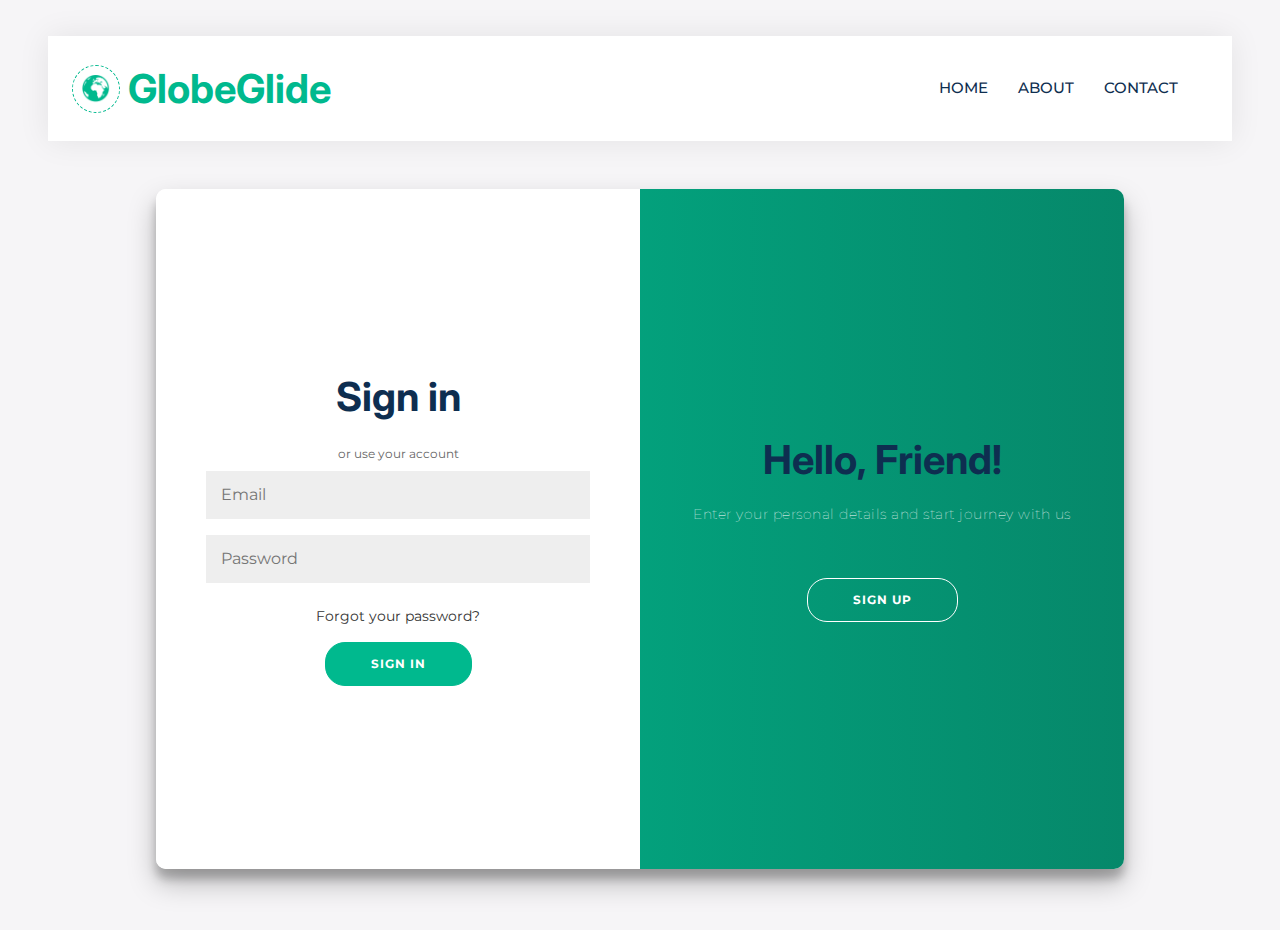
<file: login.html>
<!DOCTYPE html>
<html lang="en">

<head>
    <script src="index.js"></script>
    <meta charset="utf-8">
    <title>GLobeGlide</title>
    <meta content="width=device-width, initial-scale=1.0" name="viewport">
    <meta content="" name="keywords">
    <meta content="" name="description">

    <!-- Favicon -->
    <link href="img/favicon.ico" rel="icon">

    <!-- Google Web Fonts -->
    <link rel="preconnect" href="https://fonts.googleapis.com">
    <link rel="preconnect" href="https://fonts.gstatic.com" crossorigin>
    <link href="https://fonts.googleapis.com/css2?family=Heebo:wght@400;500;600&family=Inter:wght@700;800&display=swap" rel="stylesheet">
    
    <!-- Icon Font Stylesheet -->
    <link href="https://cdnjs.cloudflare.com/ajax/libs/font-awesome/5.10.0/css/all.min.css" rel="stylesheet">
    <link href="https://cdn.jsdelivr.net/npm/bootstrap-icons@1.4.1/font/bootstrap-icons.css" rel="stylesheet">

    <!-- Libraries Stylesheet -->
    <link href="lib/animate/animate.min.css" rel="stylesheet">
    <link href="lib/owlcarousel/assets/owl.carousel.min.css" rel="stylesheet">

    <!-- Customized Bootstrap Stylesheet -->
    <link href="css/bootstrap.min.css" rel="stylesheet">

    <!-- Template Stylesheet -->
    <link href="css/style.css" rel="stylesheet"><head>
    <link href="css/cs.css" rel="stylesheet">
</head>


<body>

    
    <div class="container-fluid nav-bar bg-transparent">
        <nav class="navbar navbar-expand-lg bg-white navbar-light py-0 px-4">
            <a href="index.html" class="navbar-brand d-flex align-items-center text-center">
                <div class="icon p-2 me-2">
                    <img class="img-fluid" src="img/icon-deal.png" alt="Icon" style="width: 30px; height: 30px;">
                </div>
                <h1 class="m-0 text-primary">GlobeGlide</h1>
            </a>
            <button type="button" class="navbar-toggler" data-bs-toggle="collapse" data-bs-target="#navbarCollapse">
                <span class="navbar-toggler-icon"></span>
            </button>
            <div class="collapse navbar-collapse" id="navbarCollapse">
                <div class="navbar-nav ms-auto">
                    <a href="index.html" class="nav-item nav-link">Home</a>
                    <a href="about.html" class="nav-item nav-link">About</a>
                    
                    
                    <a href="contact.html" class="nav-item nav-link">Contact</a>
                </div>
                
            </div>
        </nav>
    </div>
    <br><br>
    <div class="container" id="container">
        <div class="form-container sign-up-container">
            <form action="/signup" method="POST">
                <h1>Create Account</h1>
                <br>
                <span>or use your email for registration</span>
                <br>
                <input type="text" name="name" placeholder="Name" />
                <input type="email" name="email" placeholder="Email" />
                <input type="password" name="password" placeholder="Password" />
                <br> 
                <button type="submit">Sign Up</button>
            </form>
        </div>
        
        <div class="form-container sign-in-container">
            <form action="/signin" method="POST">
                <h1>Sign in</h1>
                <br>
                <span>or use your account</span>
                <input type="email" name="email1" placeholder="Email" id="email1" />
                <input type="password" name="password" placeholder="Password" />
                <a href="#">Forgot your password?</a>
                <button type="submit">Sign In</button>
            </form>
        </div>
        
        <div class="overlay-container">
            <div class="overlay">
                <div class="overlay-panel overlay-left">
                    <h1>Welcome Back!</h1>
                    <p>To keep connected with us please login with your personal info</p>
                    <button class="ghost" id="signIn">Sign In</button>
                </div>
                <div class="overlay-panel overlay-right">
                    <h1>Hello, Friend!</h1>
                    <p>Enter your personal details and start journey with us</p>
                    <br>
                    <button class="ghost" id="signUp">Sign Up</button>
                </div>
            </div>
        </div>
    </div>
    
<script src="js/j.js"></script>
</body>
</file>
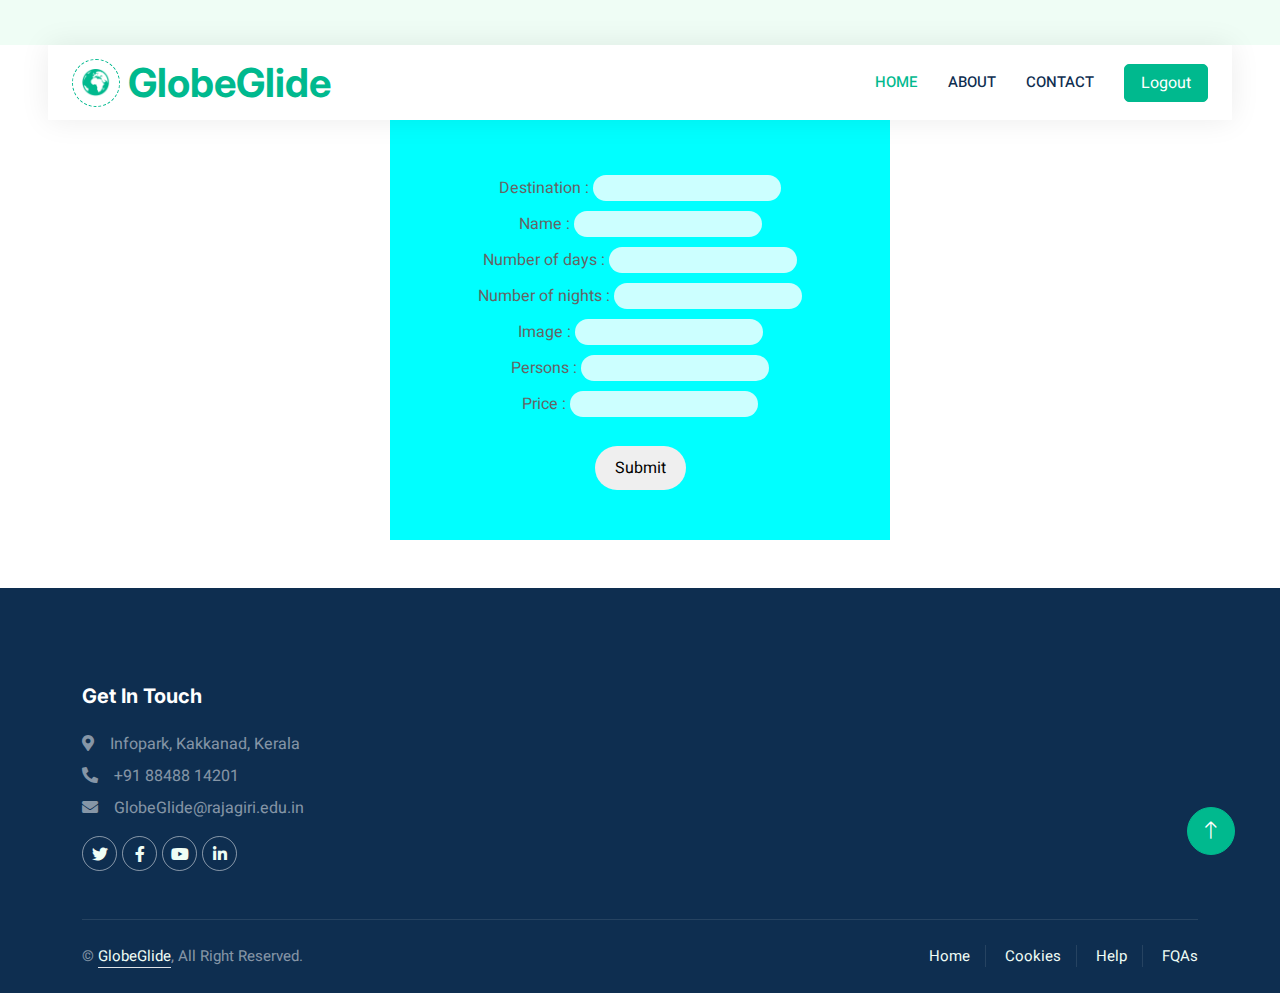
<file: newloc.html>
<!DOCTYPE html>
<html lang="en">

<head>
    <meta charset="utf-8">
    <title>GLobeGlide</title>
    <meta content="width=device-width, initial-scale=1.0" name="viewport">
    <meta content="" name="keywords">
    <meta content="" name="description">

    <!-- Favicon -->
    <link href="img/favicon.ico" rel="icon">
    <link rel="stylesheet" href="css/style.css">

    <!-- Google Web Fonts -->
    <link rel="preconnect" href="https://fonts.googleapis.com">
    <link rel="preconnect" href="https://fonts.gstatic.com" crossorigin>
    <link href="https://fonts.googleapis.com/css2?family=Heebo:wght@400;500;600&family=Inter:wght@700;800&display=swap"
        rel="stylesheet">

    <!-- Icon Font Stylesheet -->
    <link href="https://cdnjs.cloudflare.com/ajax/libs/font-awesome/5.10.0/css/all.min.css" rel="stylesheet">
    <link href="https://cdn.jsdelivr.net/npm/bootstrap-icons@1.4.1/font/bootstrap-icons.css" rel="stylesheet">

    <!-- Libraries Stylesheet -->
    <link href="lib/animate/animate.min.css" rel="stylesheet">
    <link href="lib/owlcarousel/assets/owl.carousel.min.css" rel="stylesheet">

    <!-- Customized Bootstrap Stylesheet -->
    <link href="css/bootstrap.min.css" rel="stylesheet">

    <!-- Template Stylesheet -->
    <link rel="stylesheet" href="css/style.css">
    <style>
        .formm{
            width: 500px;
            background-color: aqua;
            margin: auto;
            text-align: center;
            padding: 50px;
        }
        .form-group{
            padding: 5px;
        }
        input[type="text"] {
  background: rgba(255, 255, 255, 0.8);
  border-radius: 30px;
  border: none;
}

    </style>
</head>

<body>
    <div class="container-xxl bg-white p-0">
        <!-- Spinner Start -->
        <div id="spinner"
            class="show bg-white position-fixed translate-middle w-100 vh-100 top-50 start-50 d-flex align-items-center justify-content-center">
            <div class="spinner-border text-primary" style="width: 3rem; height: 3rem;" role="status">
                <span class="sr-only">Loading...</span>
            </div>
        </div>
        <!-- Spinner End -->


        <!-- Navbar Start -->
        <div class="container-fluid nav-bar bg-transparent">
            <nav class="navbar navbar-expand-lg bg-white navbar-light py-0 px-4">
                <a href="#" class="navbar-brand d-flex align-items-center text-center">
                    <div class="icon p-2 me-2">
                        <img class="img-fluid" src="img/icon-deal.png" alt="Icon" style="width: 30px; height: 30px;">
                    </div>
                    <h1 class="m-0 text-primary">GlobeGlide</h1>
                </a>
                <button type="button" class="navbar-toggler" data-bs-toggle="collapse" data-bs-target="#navbarCollapse">
                    <span class="navbar-toggler-icon"></span>
                </button>
                <div class="collapse navbar-collapse" id="navbarCollapse">
                    <div class="navbar-nav ms-auto">
                        <a href="#" class="nav-item nav-link active">Home</a>
                        <a href="#about" class="nav-item nav-link">About</a>

                        <a href="#contact" class="nav-item nav-link">Contact</a>
                    </div>
                    <a href="index.html" class="btn btn-primary px-3 d-none d-lg-flex">Logout</a>
                </div>
            </nav>
        </div>
        <!-- Navbar End -->


        <div class="formm" >
            <form id="signupForm" class="signup-form" action="/newloc" method="post">
                
                <div class="form-group">
                    <label for="dest">Destination : </label>
                    <input type="text" id="dest" name="dest" required>
                </div>
                <div class="form-group">
                    <label for="name">Name : </label>
                    <input type="text" id="name" name="name" required>
                </div>
                <div class="form-group">
                    <label for="day">Number of days : </label>
                    <input type="text" id="day" name="day" required>
                </div>
                <div class="form-group">
                    <label for="night">Number of nights : </label>
                    <input type="text" id="night" name="night" required>
                </div>
                <div class="form-group">
                    <label for="image">Image : </label>
                    <input  type="text" name="image" id="image"  required>
                </div>
                <div class="form-group">
                    <label for="persons">Persons : </label>
                    <input type="text" id="persons" name="persons" required>
                </div>
                <div class="form-group">
                    <label for="price">Price : </label>
                    <input type="text" id="price" name="price" required>
                </div>
                <br>
                <button type="submit" style="border-radius: 30px; border: 0; padding: 10px 20px 10px 20px;">Submit</button>
                
                <div class="message" id="message"></div>
            </form>
        </div>



    <!- <!-- Footer Start -->
        <div class="container-fluid bg-dark text-white-50 footer pt-5 mt-5 wow fadeIn" data-wow-delay="0.1s">
            <div class="container py-5">
                <div class="row g-5">
                    <div class="col-lg-3 col-md-6">
                        <h5 class="text-white mb-4">Get In Touch</h5>
                        <p class="mb-2"><i class="fa fa-map-marker-alt me-3"></i>Infopark, Kakkanad, Kerala</p>
                        <p class="mb-2"><i class="fa fa-phone-alt me-3"></i>+91 88488 14201</p>
                        <p class="mb-2"><i class="fa fa-envelope me-3"></i>GlobeGlide@rajagiri.edu.in</p>
                        <div class="d-flex pt-2">
                            <a class="btn btn-outline-light btn-social" href=""><i class="fab fa-twitter"></i></a>
                            <a class="btn btn-outline-light btn-social" href=""><i class="fab fa-facebook-f"></i></a>
                            <a class="btn btn-outline-light btn-social" href=""><i class="fab fa-youtube"></i></a>
                            <a class="btn btn-outline-light btn-social" href=""><i class="fab fa-linkedin-in"></i></a>
                        </div>
                    </div>
                    
                    
                    
                </div>
            </div>
            <div class="container">
                <div class="copyright">
                    <div class="row">
                        <div class="col-md-6 text-center text-md-start mb-3 mb-md-0">
                            &copy; <a class="border-bottom" href="#">GlobeGlide</a>, All Right Reserved.


                        </div>
                        <div class="col-md-6 text-center text-md-end">
                            <div class="footer-menu">
                                <a href="">Home</a>
                                <a href="">Cookies</a>
                                <a href="">Help</a>
                                <a href="">FQAs</a>
                            </div>
                        </div>
                    </div>
                </div>
            </div>
        </div>
        <!-- Footer End -->


        <!-- Back to Top -->
        <a href="#" class="btn btn-lg btn-primary btn-lg-square back-to-top"><i class="bi bi-arrow-up"></i></a>
        </div>

        <!-- JavaScript Libraries -->
        <script src="https://code.jquery.com/jquery-3.4.1.min.js"></script>
        <script src="https://cdn.jsdelivr.net/npm/bootstrap@5.0.0/dist/js/bootstrap.bundle.min.js"></script>
        <script src="lib/wow/wow.min.js"></script>
        <script src="lib/easing/easing.min.js"></script>
        <script src="lib/waypoints/waypoints.min.js"></script>
        <script src="lib/owlcarousel/owl.carousel.min.js"></script>

        <!-- Template Javascript -->
        <script src="js/main.js"></script>
        
</body>

</html>
</file>
<file: css/style.css>
/********** Template CSS **********/
:root {
    --primary: #00B98E;
    --secondary: #FF6922;
    --light: #EFFDF5;
    --dark: #0E2E50;
}

.back-to-top {
    position: fixed;
    display: none;
    right: 45px;
    bottom: 45px;
    z-index: 99;
}


/*** Spinner ***/
#spinner {
    opacity: 0;
    visibility: hidden;
    transition: opacity .5s ease-out, visibility 0s linear .5s;
    z-index: 99999;
}

#spinner.show {
    transition: opacity .5s ease-out, visibility 0s linear 0s;
    visibility: visible;
    opacity: 1;
}


/*** Button ***/
.btn {
    transition: .5s;
}

.btn.btn-primary,
.btn.btn-secondary {
    color: #FFFFFF;
}

.btn-square {
    width: 38px;
    height: 38px;
}

.btn-sm-square {
    width: 32px;
    height: 32px;
}

.btn-lg-square {
    width: 48px;
    height: 48px;
}

.btn-square,
.btn-sm-square,
.btn-lg-square {
    padding: 0;
    display: flex;
    align-items: center;
    justify-content: center;
    font-weight: normal;
    border-radius: 50px;
}


/*** Navbar ***/
.nav-bar {
    position: relative;
    margin-top: 45px;
    padding: 0 3rem;
    transition: .5s;
    z-index: 9999;
}

.nav-bar.sticky-top {
    position: sticky;
    padding: 0;
    z-index: 9999;
}

.navbar {
    box-shadow: 0 0 30px rgba(0, 0, 0, .08);
}

.navbar .dropdown-toggle::after {
    border: none;
    content: "\f107";
    font-family: "Font Awesome 5 Free";
    font-weight: 900;
    vertical-align: middle;
    margin-left: 5px;
    transition: .5s;
}

.navbar .dropdown-toggle[aria-expanded=true]::after {
    transform: rotate(-180deg);
}

.navbar-light .navbar-nav .nav-link {
    margin-right: 30px;
    padding: 25px 0;
    color: #FFFFFF;
    font-size: 15px;
    text-transform: uppercase;
    outline: none;
}

.navbar-light .navbar-nav .nav-link:hover,
.navbar-light .navbar-nav .nav-link.active {
    color: var(--primary);
}

@media (max-width: 991.98px) {
    .nav-bar {
        margin: 0;
        padding: 0;
    }

    .navbar-light .navbar-nav .nav-link  {
        margin-right: 0;
        padding: 10px 0;
    }

    .navbar-light .navbar-nav {
        border-top: 1px solid #EEEEEE;
    }
}

.navbar-light .navbar-brand {
    height: 75px;
}

.navbar-light .navbar-nav .nav-link {
    color: var(--dark);
    font-weight: 500;
}

@media (min-width: 992px) {
    .navbar .nav-item .dropdown-menu {
        display: block;
        top: 100%;
        margin-top: 0;
        transform: rotateX(-75deg);
        transform-origin: 0% 0%;
        opacity: 0;
        visibility: hidden;
        transition: .5s;
        
    }

    .navbar .nav-item:hover .dropdown-menu {
        transform: rotateX(0deg);
        visibility: visible;
        transition: .5s;
        opacity: 1;
    }
}


/*** Header ***/
@media (min-width: 992px) {
    .header {
        margin-top: -120px;
    }
}

.header-carousel .owl-nav {
    position: absolute;
    top: 50%;
    left: -25px;
    transform: translateY(-50%);
    display: flex;
    flex-direction: column;
}

.header-carousel .owl-nav .owl-prev,
.header-carousel .owl-nav .owl-next {
    margin: 7px 0;
    width: 50px;
    height: 50px;
    display: flex;
    align-items: center;
    justify-content: center;
    color: #FFFFFF;
    background: var(--primary);
    border-radius: 40px;
    font-size: 20px;
    transition: .5s;
}

.header-carousel .owl-nav .owl-prev:hover,
.header-carousel .owl-nav .owl-next:hover {
    background: var(--dark);
}

@media (max-width: 768px) {
    .header-carousel .owl-nav {
        left: 25px;
    }
}

.breadcrumb-item + .breadcrumb-item::before {
    color: #DDDDDD;
}


/*** Icon ***/
.icon {
    padding: 15px;
    display: inline-flex;
    align-items: center;
    justify-content: center;
    background: #FFFFFF !important;
    border-radius: 50px;
    border: 1px dashed var(--primary) !important;
}


/*** About ***/
.about-img img {
    position: relative;
    z-index: 2;
}

.about-img::before {
    position: absolute;
    content: "";
    top: 0;
    left: -50%;
    width: 100%;
    height: 100%;
    background: var(--primary);
    transform: skew(20deg);
    z-index: 1;
}


/*** Category ***/
.cat-item div {
    background: #FFFFFF;
    border: 1px dashed rgba(0, 185, 142, .3);
    transition: .5s;
}

.cat-item:hover div {
    background: var(--primary);
    border-color: transparent;
}

.cat-item div * {
    transition: .5s;
}

.cat-item:hover div * {
    color: #FFFFFF !important;
}


/*** Property List ***/
.nav-pills .nav-item .btn {
    color: var(--dark);
}

.nav-pills .nav-item .btn:hover,
.nav-pills .nav-item .btn.active {
    color: #FFFFFF;
}

.property-item {
    box-shadow: 0 0 30px rgba(0, 0, 0, .08);
}

.property-item img {
    transition: .5s;
}

.property-item:hover img {
    transform: scale(1.1);
}

.property-item .border-top {
    border-top: 1px dashed rgba(0, 185, 142, .3) !important;
}

.property-item .border-end {
    border-right: 1px dashed rgba(0, 185, 142, .3) !important;
}


/*** Team ***/
.team-item {
    box-shadow: 0 0 30px rgba(0, 0, 0, .08);
    transition: .5s;
}

.team-item .btn {
    color: var(--primary);
    background: #FFFFFF;
    box-shadow: 0 0 30px rgba(0, 0, 0, .15);
}

.team-item .btn:hover {
    color: #FFFFFF;
    background: var(--primary);
}

.team-item:hover {
    border-color: var(--secondary) !important;
}

.team-item:hover .bg-primary {
    background: var(--secondary) !important;
}

.team-item:hover .bg-primary i {
    color: var(--secondary) !important;
}


/*** Testimonial ***/
.testimonial-carousel {
    padding-left: 1.5rem;
    padding-right: 1.5rem;
}

@media (min-width: 576px) {
    .testimonial-carousel {
        padding-left: 4rem;
        padding-right: 4rem;
    }
}

.testimonial-carousel .testimonial-item .border {
    border: 1px dashed rgba(0, 185, 142, .3) !important;
}

.testimonial-carousel .owl-nav {
    position: absolute;
    width: 100%;
    height: 40px;
    top: calc(50% - 20px);
    left: 0;
    display: flex;
    justify-content: space-between;
    z-index: 1;
}

.testimonial-carousel .owl-nav .owl-prev,
.testimonial-carousel .owl-nav .owl-next {
    position: relative;
    width: 40px;
    height: 40px;
    display: flex;
    align-items: center;
    justify-content: center;
    color: #FFFFFF;
    background: var(--primary);
    border-radius: 40px;
    font-size: 20px;
    transition: .5s;
}

.testimonial-carousel .owl-nav .owl-prev:hover,
.testimonial-carousel .owl-nav .owl-next:hover {
    background: var(--dark);
}


/*** Footer ***/
.footer .btn.btn-social {
    margin-right: 5px;
    width: 35px;
    height: 35px;
    display: flex;
    align-items: center;
    justify-content: center;
    color: var(--light);
    border: 1px solid rgba(255,255,255,0.5);
    border-radius: 35px;
    transition: .3s;
}

.footer .btn.btn-social:hover {
    color: var(--primary);
    border-color: var(--light);
}

.footer .btn.btn-link {
    display: block;
    margin-bottom: 5px;
    padding: 0;
    text-align: left;
    font-size: 15px;
    font-weight: normal;
    text-transform: capitalize;
    transition: .3s;
}

.footer .btn.btn-link::before {
    position: relative;
    content: "\f105";
    font-family: "Font Awesome 5 Free";
    font-weight: 900;
    margin-right: 10px;
}

.footer .btn.btn-link:hover {
    letter-spacing: 1px;
    box-shadow: none;
}

.footer .form-control {
    border-color: rgba(255,255,255,0.5);
}

.footer .copyright {
    padding: 25px 0;
    font-size: 15px;
    border-top: 1px solid rgba(256, 256, 256, .1);
}

.footer .copyright a {
    color: var(--light);
}

.footer .footer-menu a {
    margin-right: 15px;
    padding-right: 15px;
    border-right: 1px solid rgba(255, 255, 255, .1);
}

.footer .footer-menu a:last-child {
    margin-right: 0;
    padding-right: 0;
    border-right: none;
}
</file>
<file: css/cs.css>
@import url('https://fonts.googleapis.com/css?family=Montserrat:400,800');

* {
	box-sizing: border-box;
}

body {
	background: #f6f5f7;
	display: flex;
	justify-content: center;
	align-items: center;
	flex-direction: column;
	font-family: 'Montserrat', sans-serif;
	height: 100vh;
	margin: -20px 0 50px;
}

h1 {
	font-weight: bold;
	margin: 0;
}

h2 {
	text-align: center;
}

p {
	font-size: 14px;
	font-weight: 100;
	line-height: 20px;
	letter-spacing: 0.5px;
	margin: 20px 0 30px;
}

span {
	font-size: 12px;
}

a {
	color: #333;
	font-size: 14px;
	text-decoration: none;
	margin: 15px 0;
}

button {
	border-radius: 20px;
	border: 1px solid #00B98E;
	background-color: #00B98E;
	color: #FFFFFF;
	font-size: 12px;
	font-weight: bold;
	padding: 12px 45px;
	letter-spacing: 1px;
	text-transform: uppercase;
	transition: transform 80ms ease-in;
}

button:active {
	transform: scale(0.95);
}

button:focus {
	outline: none;
}

button.ghost {
	background-color: transparent;
	border-color: #FFFFFF;
}

form {
	background-color: #FFFFFF;
	display: flex;
	align-items: center;
	justify-content: center;
	flex-direction: column;
	padding: 0 50px;
	height: 100%;
	text-align: center;
}

input {
	background-color: #eee;
	border: none;
	padding: 12px 15px;
	margin: 8px 0;
	width: 100%;
}

.container {
	background-color: #fff;
	border-radius: 10px;
  	box-shadow: 0 14px 28px rgba(0,0,0,0.25), 
			0 10px 10px rgba(0,0,0,0.22);
	position: relative;
	overflow: hidden;
	width: 968px;
	max-width: 100%;
	min-height: 680px;
}

.form-container {
	position: absolute;
	top: 0;
	height: 100%;
	transition: all 0.6s ease-in-out;
}

.sign-in-container {
	left: 0;
	width: 50%;
	z-index: 2;
}

.container.right-panel-active .sign-in-container {
	transform: translateX(100%);
}

.sign-up-container {
	left: 0;
	width: 50%;
	opacity: 0;
	z-index: 1;
}

.container.right-panel-active .sign-up-container {
	transform: translateX(100%);
	opacity: 1;
	z-index: 5;
	animation: show 0.6s;
}

@keyframes show {
	0%, 49.99% {
		opacity: 0;
		z-index: 1;
	}
	
	50%, 100% {
		opacity: 1;
		z-index: 5;
	}
}

.overlay-container {
	position: absolute;
	top: 0;
	left: 50%;
	width: 50%;
	height: 100%;
	overflow: hidden;
	transition: transform 0.6s ease-in-out;
	z-index: 100;
}

.container.right-panel-active .overlay-container{
	transform: translateX(-100%);
}

.overlay {
	background: #05bd92;
	background: -webkit-linear-gradient(to right, #00B98E, #06886a);
	background: linear-gradient(to right, #00B98E, #06886a);
	background-repeat: no-repeat;
	background-size: cover;
	background-position: 0 0;
	color: #FFFFFF;
	position: relative;
	left: -100%;
	height: 100%;
	width: 200%;
  	transform: translateX(0);
	transition: transform 0.6s ease-in-out;
}

.container.right-panel-active .overlay {
  	transform: translateX(50%);
}

.overlay-panel {
	position: absolute;
	display: flex;
	align-items: center;
	justify-content: center;
	flex-direction: column;
	padding: 0 40px;
	text-align: center;
	top: 0;
	height: 100%;
	width: 50%;
	transform: translateX(0);
	transition: transform 0.6s ease-in-out;
}

.overlay-left {
	transform: translateX(-20%);
}

.container.right-panel-active .overlay-left {
	transform: translateX(0);
}

.overlay-right {
	right: 0;
	transform: translateX(0);
}

.container.right-panel-active .overlay-right {
	transform: translateX(20%);
}

.social-container {
	margin: 20px 0;
}

.social-container a {
	border: 1px solid #DDDDDD;
	border-radius: 50%;
	display: inline-flex;
	justify-content: center;
	align-items: center;
	margin: 0 5px;
	height: 40px;
	width: 40px;
}

footer {
    background-color: #222;
    color: #fff;
    font-size: 14px;
    bottom: 0;
    position: fixed;
    left: 0;
    right: 0;
    text-align: center;
    z-index: 999;
}

footer p {
    margin: 10px 0;
}

footer i {
    color: red;
}

footer a {
    color: #3c97bf;
    text-decoration: none;
}
</file>
